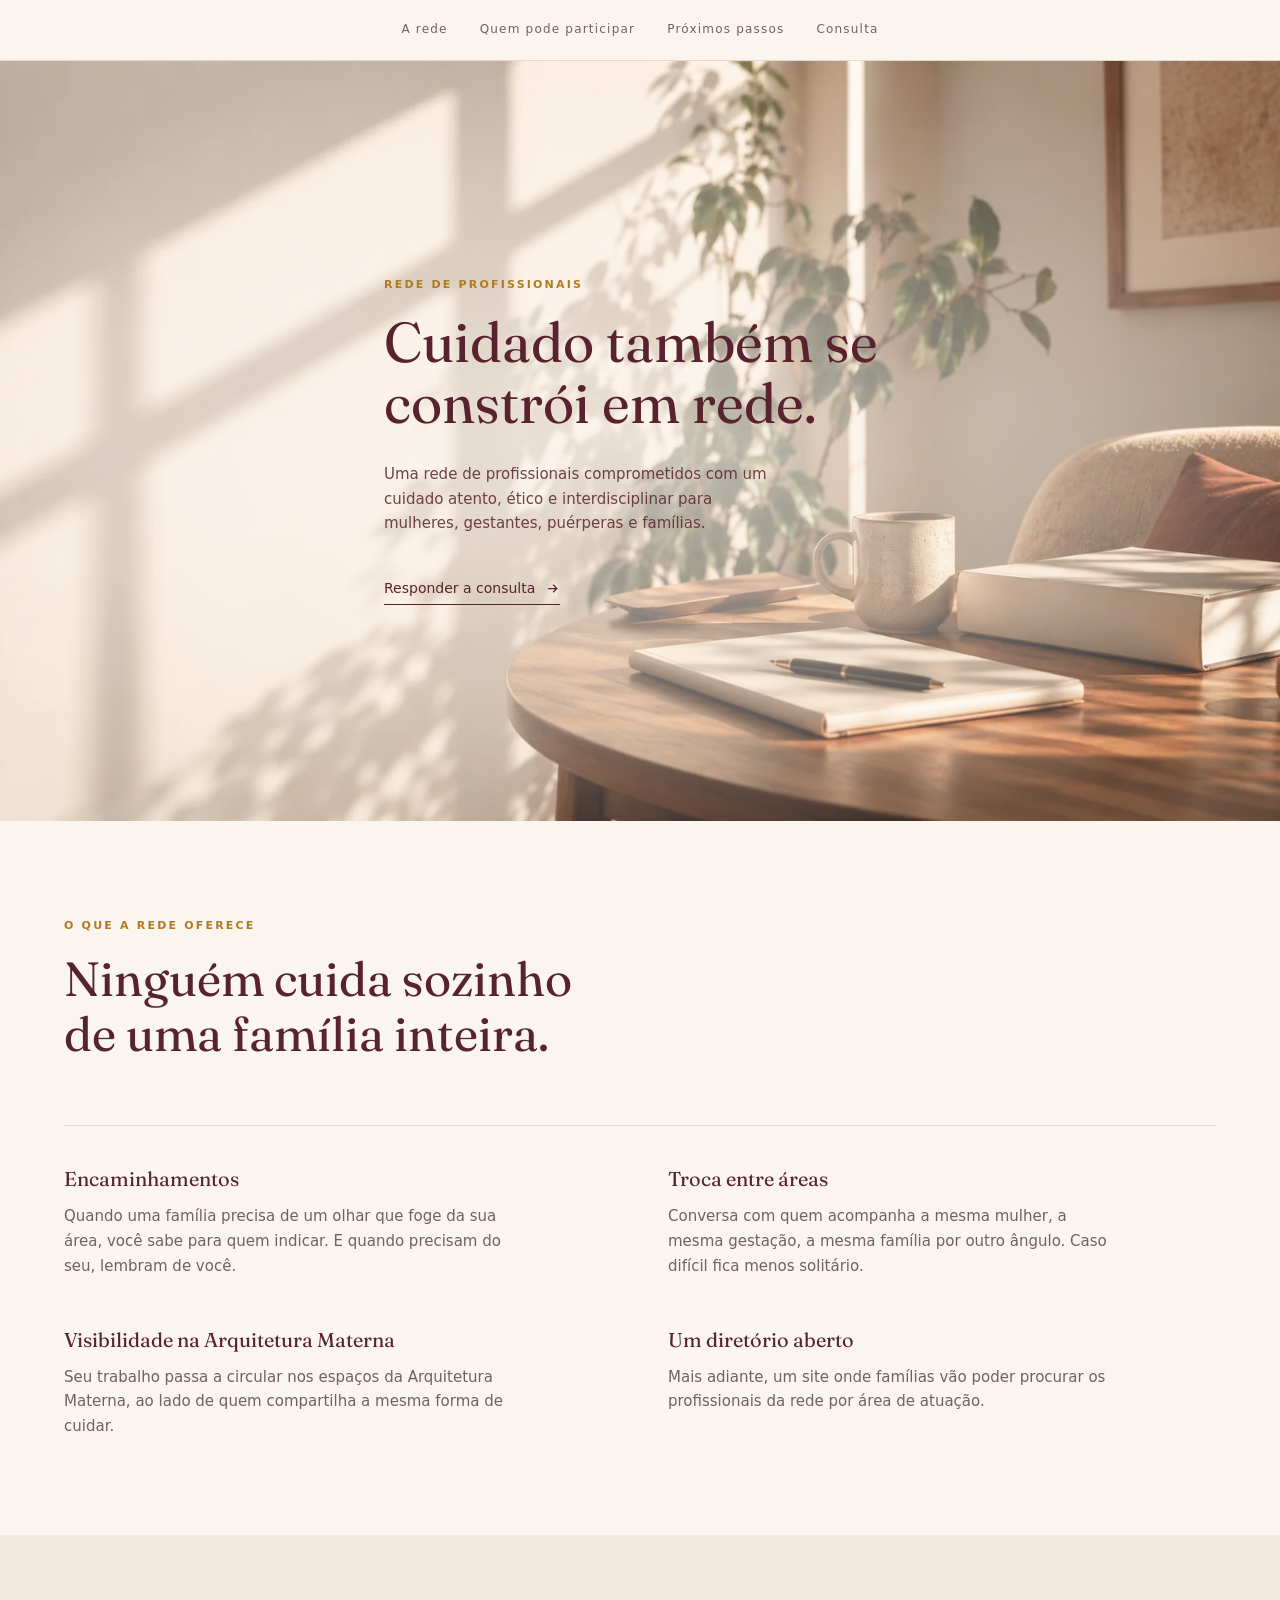
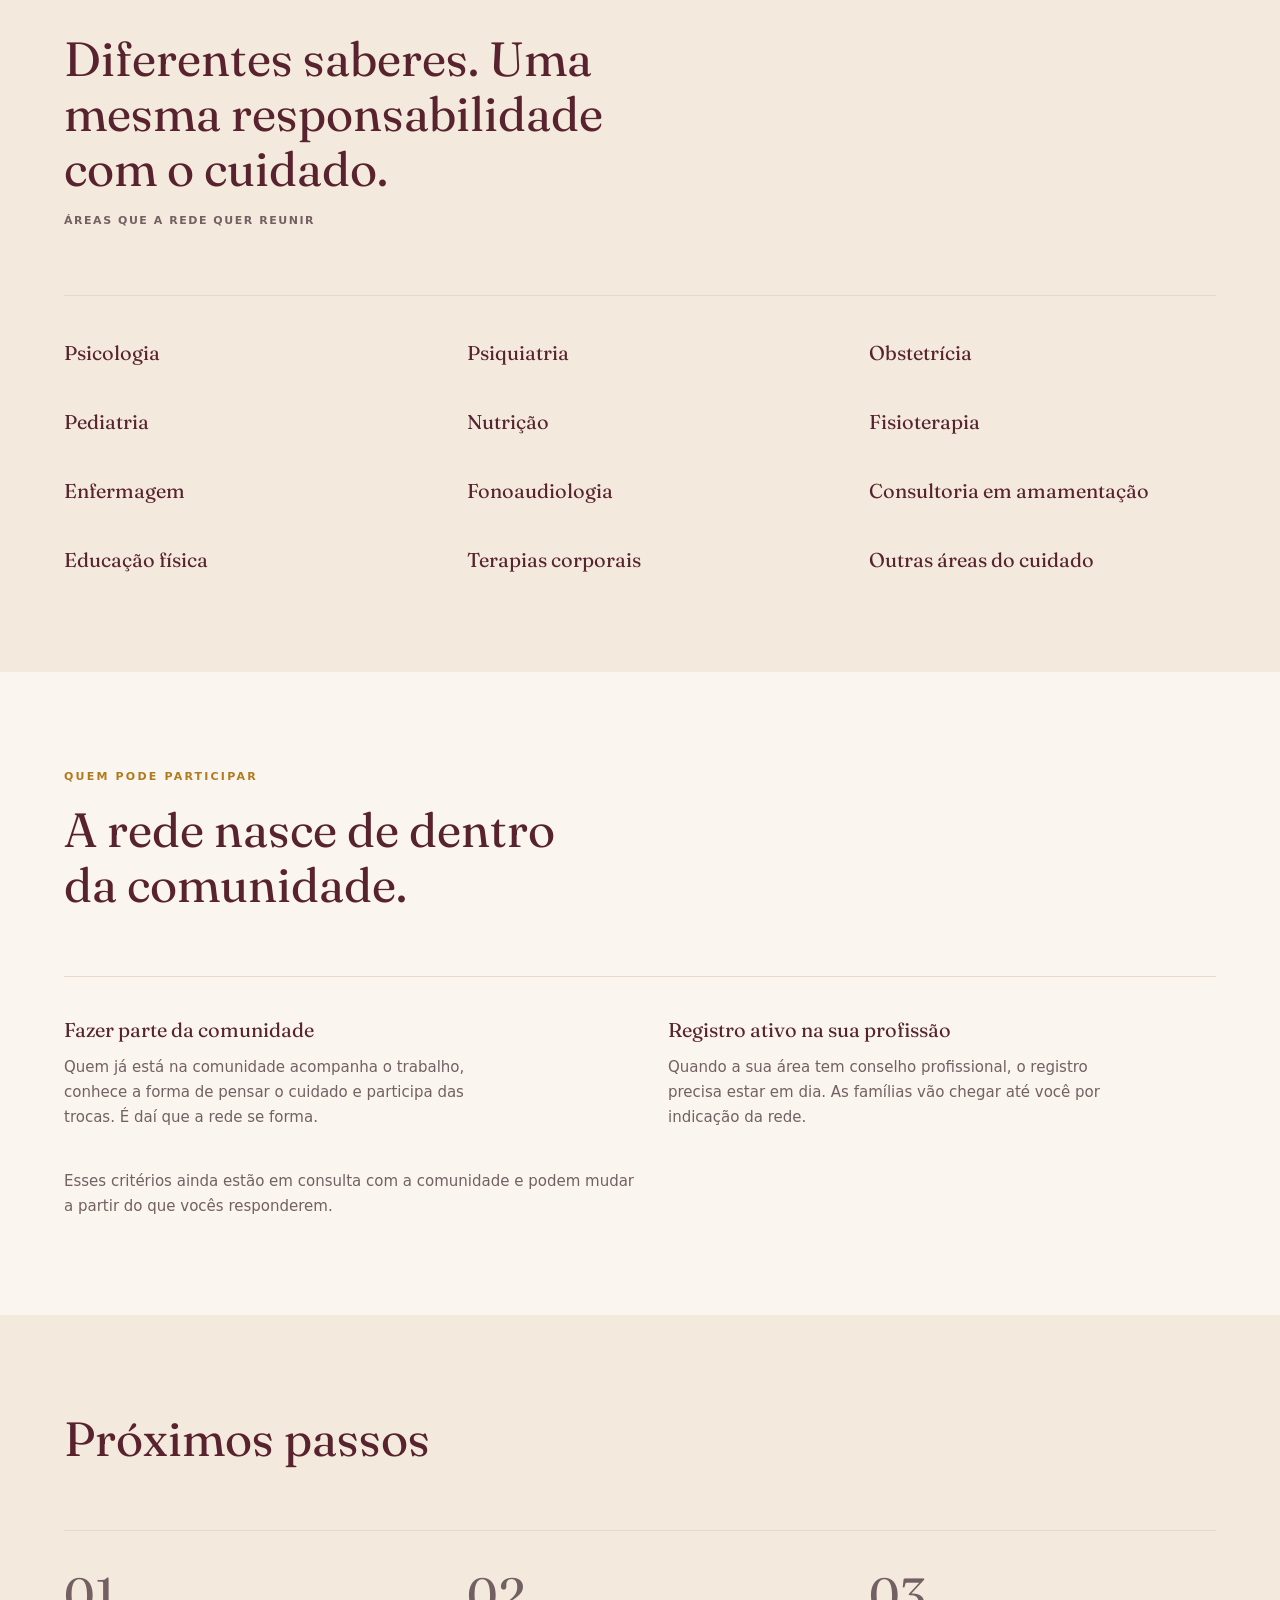
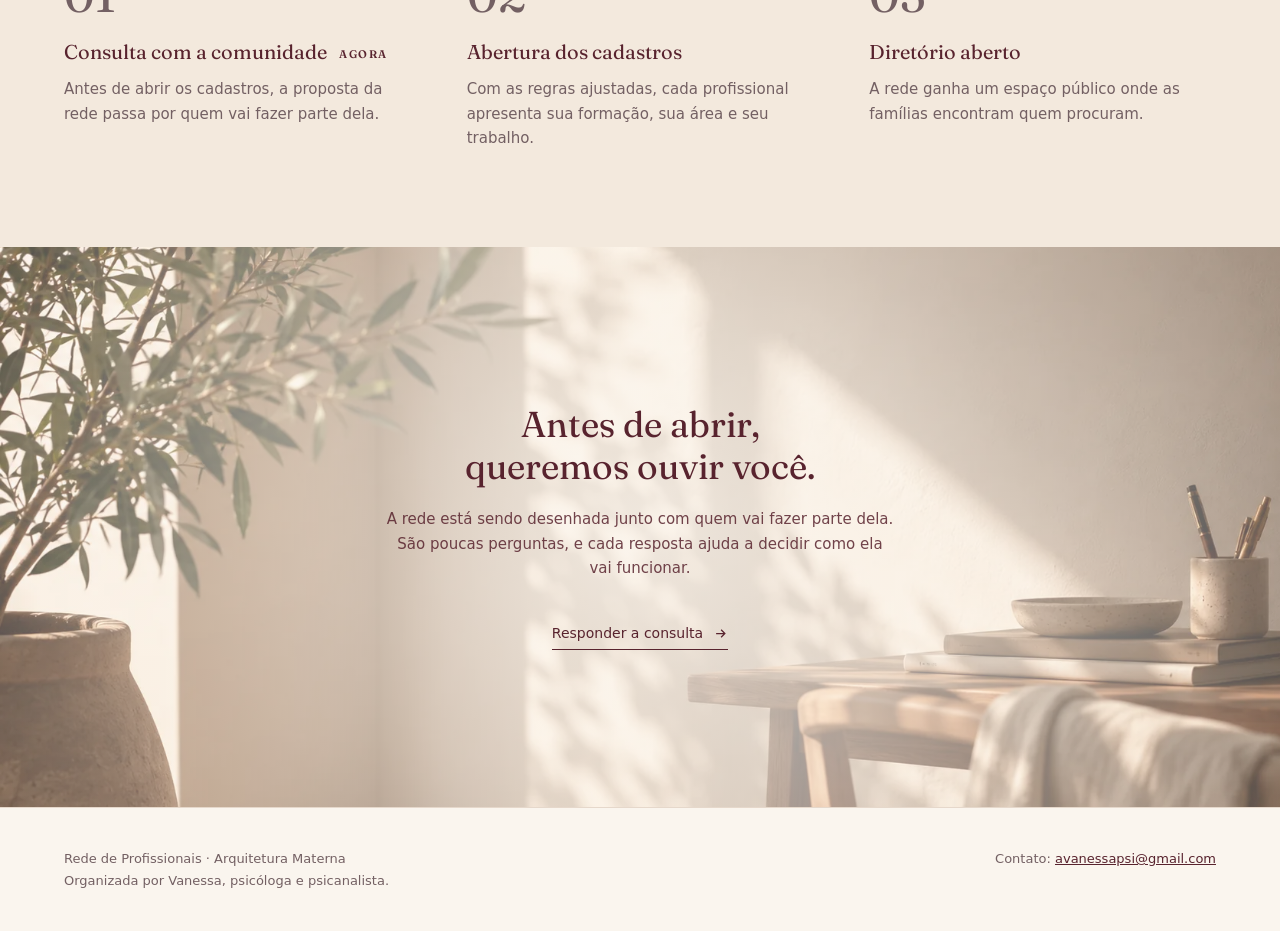
<file: index.html>
<!doctype html>
<html lang="pt-BR">
<head>
<meta charset="utf-8">
<meta name="viewport" content="width=device-width, initial-scale=1">
<title>Rede de Profissionais · Arquitetura Materna</title>
<meta name="description" content="Uma rede de profissionais comprometidos com um cuidado atento, ético e interdisciplinar para mulheres, gestantes, puérperas e famílias.">
<meta property="og:title" content="Cuidado também se constrói em rede.">
<meta property="og:description" content="Uma rede de profissionais do cuidado perinatal e parental, organizada pela Arquitetura Materna.">
<meta property="og:image" content="/img/mesa.webp">
<link rel="preconnect" href="https://fonts.googleapis.com">
<link rel="preconnect" href="https://fonts.gstatic.com" crossorigin>
<link rel="stylesheet" href="https://fonts.googleapis.com/css2?family=Fraunces:opsz,wght@9..144,400;9..144,500&display=swap">
<link rel="stylesheet" href="/estilo.css">
</head>
<body>

<header class="topo gutter">
  <nav aria-label="Seções">
    <a class="so-desktop" href="#o-que-oferece">A rede</a>
    <a href="#quem-pode">Quem pode participar</a>
    <a href="#passos">Próximos passos</a>
    <a href="/consulta">Consulta</a>
  </nav>
</header>

<main>
  <section class="foto abertura gutter">
    <img src="/img/mesa.webp" alt="Mesa de madeira com caderno, xícara e planta sob luz natural" fetchpriority="high">
    <div class="conteudo">
      <p class="rotulo">Rede de profissionais</p>
      <h1>Cuidado também se constrói em rede.</h1>
      <p class="linha">Uma rede de profissionais comprometidos com um cuidado atento, ético e interdisciplinar para mulheres, gestantes, puérperas e famílias.</p>
      <a class="cta" href="/consulta">Responder a consulta
        <svg viewBox="0 0 24 24" fill="none" stroke="currentColor" stroke-width="2" aria-hidden="true"><path d="M5 12h14M13 6l6 6-6 6"/></svg>
      </a>
    </div>
  </section>

  <section id="o-que-oferece" class="secao gutter">
    <div class="miolo">
      <p class="rotulo">O que a rede oferece</p>
      <h2 class="titulo-secao">Ninguém cuida sozinho de uma família inteira.</h2>
      <div class="grade grade--2">
        <div>
          <h3>Encaminhamentos</h3>
          <p>Quando uma família precisa de um olhar que foge da sua área, você sabe para quem indicar. E quando precisam do seu, lembram de você.</p>
        </div>
        <div>
          <h3>Troca entre áreas</h3>
          <p>Conversa com quem acompanha a mesma mulher, a mesma gestação, a mesma família por outro ângulo. Caso difícil fica menos solitário.</p>
        </div>
        <div>
          <h3>Visibilidade na Arquitetura Materna</h3>
          <p>Seu trabalho passa a circular nos espaços da Arquitetura Materna, ao lado de quem compartilha a mesma forma de cuidar.</p>
        </div>
        <div>
          <h3>Um diretório aberto</h3>
          <p>Mais adiante, um site onde famílias vão poder procurar os profissionais da rede por área de atuação.</p>
        </div>
      </div>
    </div>
  </section>

  <section id="areas" class="secao secao--bege gutter">
    <div class="miolo">
      <h2 class="titulo-secao" style="margin-top:0;margin-bottom:16px">Diferentes saberes. Uma mesma responsabilidade com o cuidado.</h2>
      <p class="rotulo suave" style="color:var(--suave);letter-spacing:.14em;margin-bottom:64px">Áreas que a rede quer reunir</p>
      <div class="grade grade--3 areas">
        <p>Psicologia</p><p>Psiquiatria</p><p>Obstetrícia</p>
        <p>Pediatria</p><p>Nutrição</p><p>Fisioterapia</p>
        <p>Enfermagem</p><p>Fonoaudiologia</p><p>Consultoria em amamentação</p>
        <p>Educação física</p><p>Terapias corporais</p><p>Outras áreas do cuidado</p>
      </div>
    </div>
  </section>

  <section id="quem-pode" class="secao gutter">
    <div class="miolo">
      <p class="rotulo">Quem pode participar</p>
      <h2 class="titulo-secao">A rede nasce de dentro da comunidade.</h2>
      <div class="grade grade--2">
        <div>
          <h3>Fazer parte da comunidade</h3>
          <p>Quem já está na comunidade acompanha o trabalho, conhece a forma de pensar o cuidado e participa das trocas. É daí que a rede se forma.</p>
        </div>
        <div>
          <h3>Registro ativo na sua profissão</h3>
          <p>Quando a sua área tem conselho profissional, o registro precisa estar em dia. As famílias vão chegar até você por indicação da rede.</p>
        </div>
      </div>
      <p class="suave" style="margin-top:40px;max-width:36rem">Esses critérios ainda estão em consulta com a comunidade e podem mudar a partir do que vocês responderem.</p>
    </div>
  </section>

  <section id="passos" class="secao secao--bege gutter">
    <div class="miolo">
      <h2 class="titulo-secao" style="margin-top:0">Próximos passos</h2>
      <div class="grade grade--3">
        <div>
          <p class="passo-num">01</p>
          <h3>Consulta com a comunidade <span class="passo-agora">agora</span></h3>
          <p>Antes de abrir os cadastros, a proposta da rede passa por quem vai fazer parte dela.</p>
        </div>
        <div>
          <p class="passo-num">02</p>
          <h3>Abertura dos cadastros</h3>
          <p>Com as regras ajustadas, cada profissional apresenta sua formação, sua área e seu trabalho.</p>
        </div>
        <div>
          <p class="passo-num">03</p>
          <h3>Diretório aberto</h3>
          <p>A rede ganha um espaço público onde as famílias encontram quem procuram.</p>
        </div>
      </div>
    </div>
  </section>

  <section class="foto convite gutter">
    <img src="/img/oliveira.webp" alt="Mesa lateral com oliveira, tigela e livros sob luz natural" loading="lazy">
    <div class="conteudo">
      <h2>Antes de abrir, queremos ouvir você.</h2>
      <p>A rede está sendo desenhada junto com quem vai fazer parte dela. São poucas perguntas, e cada resposta ajuda a decidir como ela vai funcionar.</p>
      <a class="cta" href="/consulta">Responder a consulta
        <svg viewBox="0 0 24 24" fill="none" stroke="currentColor" stroke-width="2" aria-hidden="true"><path d="M5 12h14M13 6l6 6-6 6"/></svg>
      </a>
    </div>
  </section>
</main>

<footer class="rodape gutter">
  <div class="miolo">
    <p>Rede de Profissionais · Arquitetura Materna<br>Organizada por Vanessa, psicóloga e psicanalista.</p>
    <p>Contato: <a href="mailto:avanessapsi@gmail.com">avanessapsi@gmail.com</a></p>
  </div>
</footer>

</body>
</html>
</file>
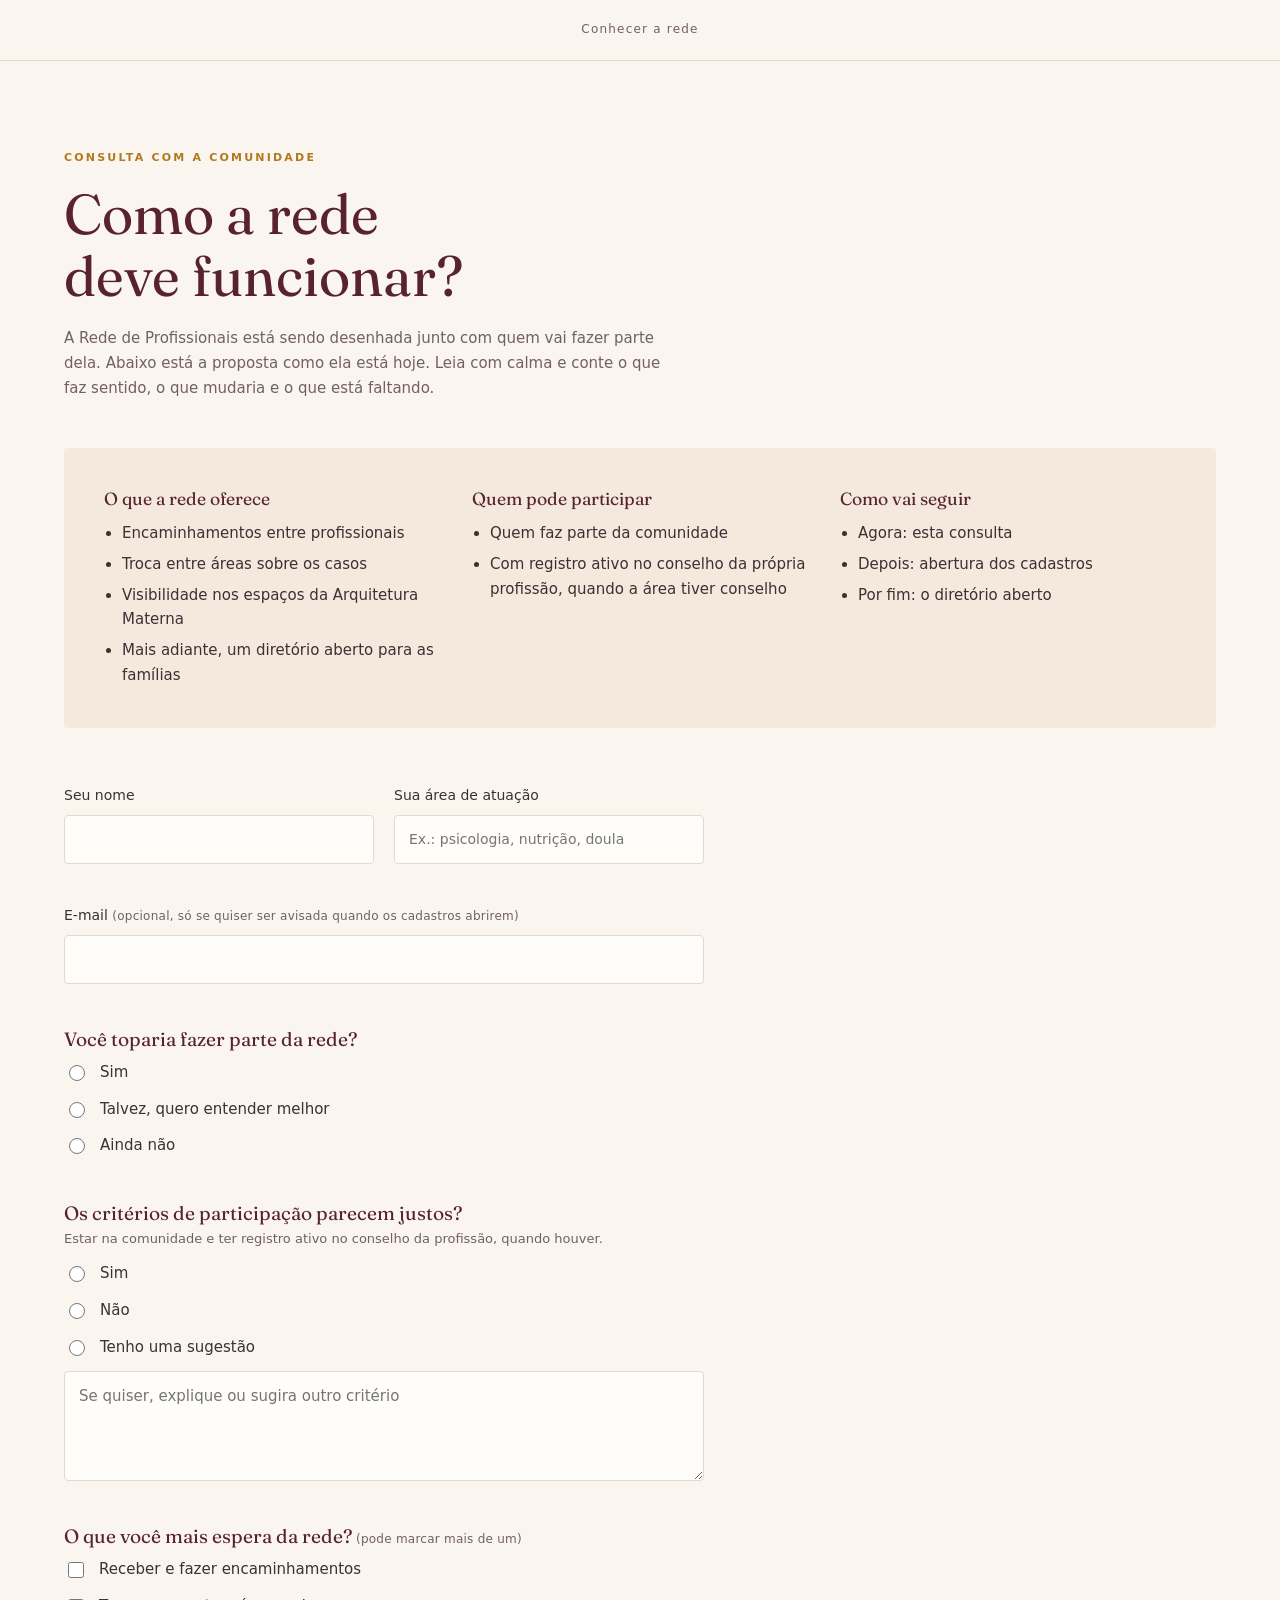
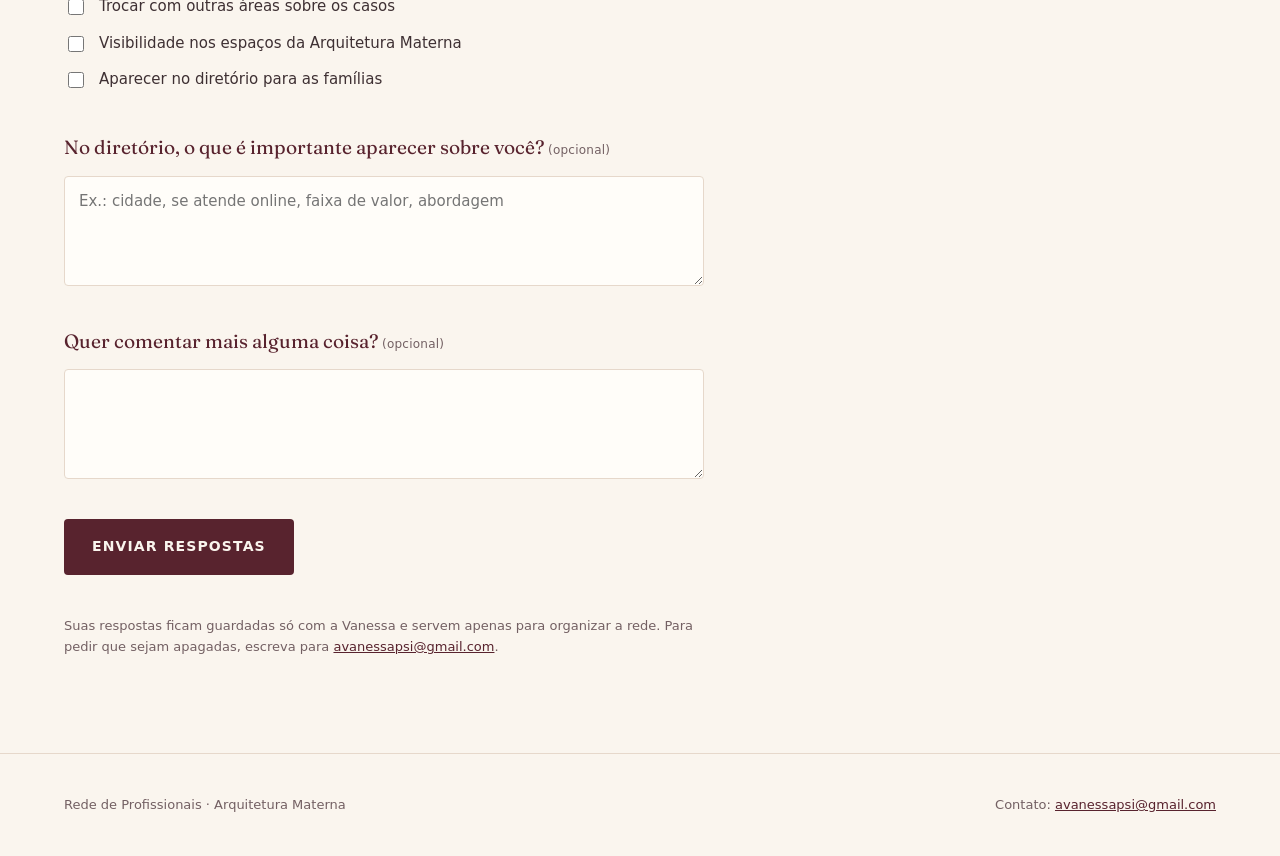
<file: consulta/index.html>
<!doctype html>
<html lang="pt-BR">
<head>
<meta charset="utf-8">
<meta name="viewport" content="width=device-width, initial-scale=1">
<title>Consulta da Rede · Arquitetura Materna</title>
<meta name="robots" content="noindex">
<meta name="description" content="Consulta com a comunidade sobre como a Rede de Profissionais vai funcionar.">
<meta property="og:title" content="Consulta da Rede de Profissionais">
<meta property="og:description" content="Poucas perguntas para decidir, junto com a comunidade, como a rede vai funcionar.">
<meta property="og:image" content="/img/oliveira.webp">
<link rel="preconnect" href="https://fonts.googleapis.com">
<link rel="preconnect" href="https://fonts.gstatic.com" crossorigin>
<link rel="stylesheet" href="https://fonts.googleapis.com/css2?family=Fraunces:opsz,wght@9..144,400;9..144,500&display=swap">
<link rel="stylesheet" href="/estilo.css">
</head>
<body>

<header class="topo gutter">
  <nav aria-label="Navegação">
    <a href="/">Conhecer a rede</a>
  </nav>
</header>

<main class="gutter">
  <div class="miolo">
    <section class="consulta-topo">
      <p class="rotulo">Consulta com a comunidade</p>
      <h1>Como a rede deve funcionar?</h1>
      <p class="intro">A Rede de Profissionais está sendo desenhada junto com quem vai fazer parte dela. Abaixo está a proposta como ela está hoje. Leia com calma e conte o que faz sentido, o que mudaria e o que está faltando.</p>

      <div class="proposta">
        <div>
          <h3>O que a rede oferece</h3>
          <ul>
            <li>Encaminhamentos entre profissionais</li>
            <li>Troca entre áreas sobre os casos</li>
            <li>Visibilidade nos espaços da Arquitetura Materna</li>
            <li>Mais adiante, um diretório aberto para as famílias</li>
          </ul>
        </div>
        <div>
          <h3>Quem pode participar</h3>
          <ul>
            <li>Quem faz parte da comunidade</li>
            <li>Com registro ativo no conselho da própria profissão, quando a área tiver conselho</li>
          </ul>
        </div>
        <div>
          <h3>Como vai seguir</h3>
          <ul>
            <li>Agora: esta consulta</li>
            <li>Depois: abertura dos cadastros</li>
            <li>Por fim: o diretório aberto</li>
          </ul>
        </div>
      </div>
    </section>

    <form id="consulta" novalidate>
      <div class="campo-dupla">
        <label>Seu nome
          <input type="text" id="nome" name="nome" maxlength="160" autocomplete="name" required>
        </label>
        <label>Sua área de atuação
          <input type="text" id="area" name="area" maxlength="160" placeholder="Ex.: psicologia, nutrição, doula" required>
        </label>
      </div>

      <label style="display:grid;gap:8px;font-size:14px">
        <span>E-mail <span class="opcional">(opcional, só se quiser ser avisada quando os cadastros abrirem)</span></span>
        <input type="email" id="email" name="email" maxlength="200" autocomplete="email">
      </label>

      <fieldset id="f-toparia">
        <legend>Você toparia fazer parte da rede?</legend>
        <label class="escolha"><input type="radio" name="toparia" value="sim"> Sim</label>
        <label class="escolha"><input type="radio" name="toparia" value="talvez"> Talvez, quero entender melhor</label>
        <label class="escolha"><input type="radio" name="toparia" value="ainda_nao"> Ainda não</label>
      </fieldset>

      <fieldset id="f-criterio">
        <legend>Os critérios de participação parecem justos?</legend>
        <p class="ajuda">Estar na comunidade e ter registro ativo no conselho da profissão, quando houver.</p>
        <label class="escolha"><input type="radio" name="criterio_justo" value="sim"> Sim</label>
        <label class="escolha"><input type="radio" name="criterio_justo" value="nao"> Não</label>
        <label class="escolha"><input type="radio" name="criterio_justo" value="sugestao"> Tenho uma sugestão</label>
        <textarea id="criterio_comentario" name="criterio_comentario" maxlength="3000" placeholder="Se quiser, explique ou sugira outro critério" aria-label="Comentário sobre os critérios"></textarea>
      </fieldset>

      <fieldset>
        <legend>O que você mais espera da rede? <span class="opcional">(pode marcar mais de um)</span></legend>
        <label class="escolha"><input type="checkbox" name="expectativas" value="encaminhamentos"> Receber e fazer encaminhamentos</label>
        <label class="escolha"><input type="checkbox" name="expectativas" value="troca"> Trocar com outras áreas sobre os casos</label>
        <label class="escolha"><input type="checkbox" name="expectativas" value="visibilidade"> Visibilidade nos espaços da Arquitetura Materna</label>
        <label class="escolha"><input type="checkbox" name="expectativas" value="diretorio"> Aparecer no diretório para as famílias</label>
      </fieldset>

      <label style="display:grid;gap:8px">
        <span class="pergunta">No diretório, o que é importante aparecer sobre você? <span class="opcional">(opcional)</span></span>
        <textarea id="perfil_diretorio" name="perfil_diretorio" maxlength="3000" placeholder="Ex.: cidade, se atende online, faixa de valor, abordagem"></textarea>
      </label>

      <label style="display:grid;gap:8px">
        <span class="pergunta">Quer comentar mais alguma coisa? <span class="opcional">(opcional)</span></span>
        <textarea id="comentario" name="comentario" maxlength="3000"></textarea>
      </label>

      <!-- Isca pra robô: gente não vê nem preenche. -->
      <div class="isca" aria-hidden="true">
        <label>Site <input type="text" id="site" name="site" tabindex="-1" autocomplete="off"></label>
      </div>

      <p class="aviso-erro" id="erro" role="alert" hidden></p>
      <button class="enviar" type="submit" id="enviar">Enviar respostas</button>
      <p class="ajuda" style="margin-top:0">Suas respostas ficam guardadas só com a Vanessa e servem apenas para organizar a rede. Para pedir que sejam apagadas, escreva para <a href="mailto:avanessapsi@gmail.com">avanessapsi@gmail.com</a>.</p>
    </form>

    <section class="obrigado" id="obrigado" hidden tabindex="-1">
      <p class="rotulo">Recebido</p>
      <h2>Obrigada por ajudar a desenhar a rede.</h2>
      <p class="suave">Suas respostas chegaram. Quando os cadastros abrirem, a comunidade fica sabendo primeiro.</p>
    </section>
  </div>
</main>

<footer class="rodape gutter">
  <div class="miolo">
    <p>Rede de Profissionais · Arquitetura Materna</p>
    <p>Contato: <a href="mailto:avanessapsi@gmail.com">avanessapsi@gmail.com</a></p>
  </div>
</footer>

<script src="/consulta/consulta.js"></script>
</body>
</html>
</file>
<file: estilo.css>
/* Mesma identidade da home da rede que vivia no Habitar (RedeProfissionalHome):
   creme, bege, bordô, dourado e Fraunces nos títulos. Tema único de propósito:
   é um impresso de papel, não uma interface. */
:root {
  --papel: #faf5ee;
  --bege: #f3e9dd;
  --linha: #e6d8cb;
  --bordo: #58232e;
  --bordo-hover: #6a2b38;
  --dourado: #b07a1f; /* #D39A38 do Habitar escurecido: o original não passa contraste em texto pequeno */
  --texto: #3e3033;
  --suave: #736063;
  --erro: #9b2c2c;
  --serif: "Fraunces", Georgia, serif;
  --sans: system-ui, -apple-system, "Segoe UI", sans-serif;
  color-scheme: light;
}

* { box-sizing: border-box; }
html { scroll-behavior: smooth; }
@media (prefers-reduced-motion: reduce) { html { scroll-behavior: auto; } }

body {
  margin: 0;
  background: var(--papel);
  color: var(--texto);
  font-family: var(--sans);
  font-size: 15px;
  line-height: 1.65;
}

a { color: var(--bordo); }
:focus-visible { outline: 2px solid var(--bordo); outline-offset: 3px; }

h1, h2, h3 {
  font-family: var(--serif);
  font-weight: 400;
  color: var(--bordo);
  text-wrap: balance;
  margin: 0;
}
h1 { font-size: clamp(2.25rem, 5vw, 3.5rem); line-height: 1.1; }
h2 { font-size: clamp(2rem, 4.2vw, 3rem); line-height: 1.15; }
h3 { font-size: 1.25rem; line-height: 1.3; }
p { margin: 0; }

.rotulo {
  font-size: 11px;
  font-weight: 600;
  letter-spacing: 0.2em;
  text-transform: uppercase;
  color: var(--dourado);
}
.suave { color: var(--suave); }

.gutter { padding-inline: clamp(16px, 5vw, 80px); }
.miolo { max-width: 1152px; margin-inline: auto; width: 100%; }
.secao { padding-block: clamp(72px, 9vw, 96px); }
.secao--bege { background: var(--bege); }

/* Cabeçalho */
.topo {
  display: flex;
  justify-content: center;
  padding-block: 20px;
  border-bottom: 1px solid var(--linha);
}
.topo nav { display: flex; flex-wrap: wrap; justify-content: center; gap: 12px 32px; }
.topo a {
  font-size: 12px;
  font-weight: 500;
  letter-spacing: 0.1em;
  color: var(--suave);
  text-decoration: none;
}
.topo a:hover { color: var(--bordo-hover); }
@media (max-width: 480px) { .topo .so-desktop { display: none; } }

/* Fotos com véu */
.foto {
  position: relative;
  display: flex;
  align-items: center;
  justify-content: center;
  overflow: hidden;
}
.foto > img {
  position: absolute;
  inset: 0;
  width: 100%;
  height: 100%;
  object-fit: cover;
  max-width: none;
}
.foto::after {
  content: "";
  position: absolute;
  inset: 0;
  background: radial-gradient(ellipse 60% 55% at center, rgba(250,245,238,.78) 0%, rgba(250,245,238,.45) 55%, rgba(250,245,238,.15) 100%);
}
.foto > .conteudo { position: relative; z-index: 1; max-width: 32rem; padding-block: 64px; }
.abertura { min-height: clamp(520px, 62vw, 760px); }
.abertura h1 { margin-block: 16px 28px; }
.abertura p.linha { max-width: 24rem; color: rgba(88,35,46,.85); margin-bottom: 40px; }

.cta {
  display: inline-flex;
  align-items: center;
  gap: 10px;
  font-size: 14px;
  font-weight: 500;
  color: var(--bordo);
  text-decoration: none;
  border-bottom: 1px solid var(--bordo);
  padding-bottom: 4px;
  transition: gap .2s, color .2s;
}
.cta:hover { gap: 14px; color: var(--bordo-hover); }
.cta svg { width: 15px; height: 15px; }

/* Grades de texto */
.grade {
  display: grid;
  gap: 48px 56px;
  border-top: 1px solid var(--linha);
  padding-top: 40px;
}
@media (min-width: 640px) { .grade--2 { grid-template-columns: repeat(2, 1fr); } }
@media (min-width: 640px) { .grade--3 { grid-template-columns: repeat(2, 1fr); } }
@media (min-width: 1024px) { .grade--3 { grid-template-columns: repeat(3, 1fr); } }
.grade h3 { margin-bottom: 12px; }
.grade p { max-width: 28rem; color: var(--suave); }
.titulo-secao { max-width: 42rem; margin-block: 16px 64px; }

.areas { gap: 36px 56px; }
.areas p { font-family: var(--serif); font-size: 1.25rem; color: var(--bordo); }

.passo-num { font-family: var(--serif); font-size: 3rem; line-height: 1; color: var(--dourado); margin-bottom: 20px; }
.passo-agora { font-size: 11px; font-weight: 600; letter-spacing: .14em; text-transform: uppercase; color: var(--bordo); margin-left: 8px; vertical-align: middle; }

.convite { min-height: clamp(480px, 50vw, 560px); text-align: center; }
.convite::after { background: radial-gradient(circle at center, rgba(250,245,238,.86) 0%, rgba(250,245,238,.62) 45%, rgba(250,245,238,.3) 100%); }
.convite h2 { font-size: clamp(1.9rem, 3.4vw, 2.25rem); margin-bottom: 20px; }
.convite p { color: rgba(88,35,46,.85); margin-bottom: 40px; }

/* Rodapé */
.rodape {
  border-top: 1px solid var(--linha);
  padding-block: 40px;
  font-size: 13px;
  color: var(--suave);
}
.rodape .miolo { display: flex; flex-wrap: wrap; justify-content: space-between; gap: 16px 40px; }
.rodape p { max-width: 36rem; }

/* Consulta */
.consulta-topo { padding-block: clamp(56px, 8vw, 88px) 0; }
.consulta-topo h1 { margin-block: 16px 20px; max-width: 40rem; }
.consulta-topo .intro { max-width: 38rem; color: var(--suave); }

.proposta {
  margin-block: 48px 0;
  padding: clamp(24px, 4vw, 40px);
  background: var(--bege);
  border-radius: 4px;
  display: grid;
  gap: 32px;
}
@media (min-width: 900px) { .proposta { grid-template-columns: repeat(3, 1fr); } }
.proposta h3 { font-size: 1.1rem; margin-bottom: 10px; }
.proposta ul { margin: 0; padding-left: 18px; color: var(--texto); }
.proposta li + li { margin-top: 6px; }

form { max-width: 40rem; display: grid; gap: 40px; padding-block: 56px 96px; }
fieldset { border: 0; margin: 0; padding: 0; display: grid; gap: 12px; }
legend, .pergunta {
  font-family: var(--serif);
  font-size: 1.2rem;
  color: var(--bordo);
  margin-bottom: 4px;
  padding: 0;
}
.ajuda { font-size: 13px; color: var(--suave); margin-top: -6px; }
.opcional { font-family: var(--sans); font-size: 12px; color: var(--suave); letter-spacing: .02em; }

input[type="text"], input[type="email"], textarea {
  width: 100%;
  font: inherit;
  color: var(--texto);
  background: #fffdf9;
  border: 1px solid var(--linha);
  border-radius: 4px;
  padding: 12px 14px;
}
textarea { min-height: 110px; resize: vertical; }
input:focus, textarea:focus { outline: 2px solid var(--bordo); outline-offset: 0; border-color: var(--bordo); }

.escolha { display: flex; align-items: flex-start; gap: 12px; cursor: pointer; }
.escolha input { margin-top: 5px; accent-color: var(--bordo); width: 16px; height: 16px; flex: none; }

.campo-dupla { display: grid; gap: 20px; }
@media (min-width: 640px) { .campo-dupla { grid-template-columns: 1fr 1fr; } }
.campo-dupla label { display: grid; gap: 8px; font-size: 14px; }

.isca { position: absolute; left: -9999px; width: 1px; height: 1px; overflow: hidden; }

.enviar {
  justify-self: start;
  font: inherit;
  font-size: 14px;
  font-weight: 600;
  letter-spacing: .08em;
  text-transform: uppercase;
  color: var(--papel);
  background: var(--bordo);
  border: 0;
  border-radius: 4px;
  padding: 16px 28px;
  cursor: pointer;
}
.enviar:hover { background: var(--bordo-hover); }
.enviar[disabled] { opacity: .6; cursor: wait; }

.aviso-erro { color: var(--erro); font-size: 14px; }
.falta legend, .falta .pergunta { color: var(--erro); }

.obrigado { max-width: 34rem; padding-block: 96px 128px; }
.obrigado h2 { margin-bottom: 16px; }
</file>
